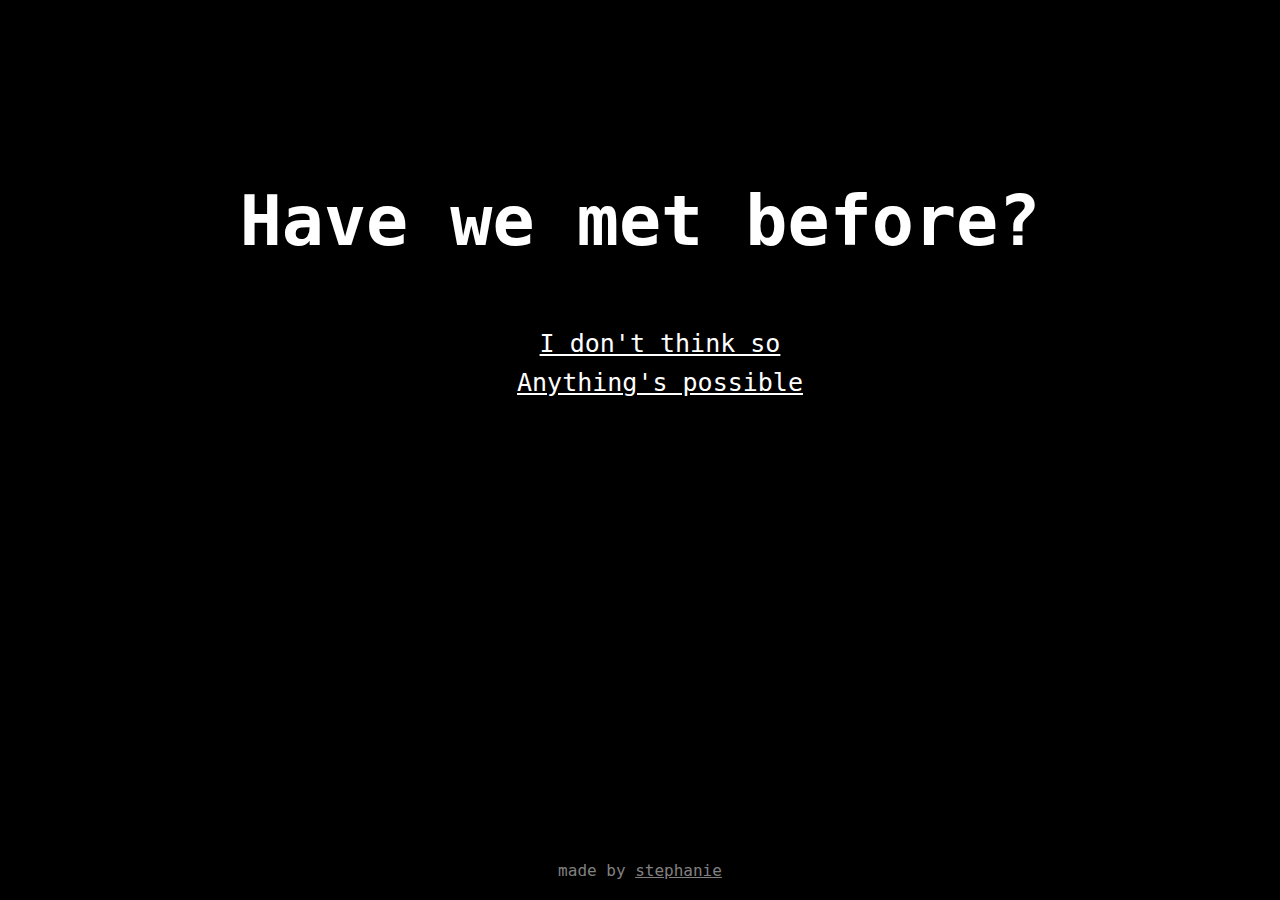
<file: index.html>
<!DOCTYPE html>
<html>
<head>
	<title>have we met before?</title>
	<link rel="stylesheet" type="text/css" href="style.css">
</head>
<body>
	<div class="speaker">
		<h1>Have we met before?</h1>
			<ul>

				<li><a href="2.html">I don't think so</a></li>
				<li><a href="3.html"> Anything's possible</a></li>
			</ul>
	</div>

	</body>
	<footer>
		<div class="footer"> made by <a href="https://stephanieswu.com/" id="website">stephanie</a>
		 </div>
	</footer>
</file>
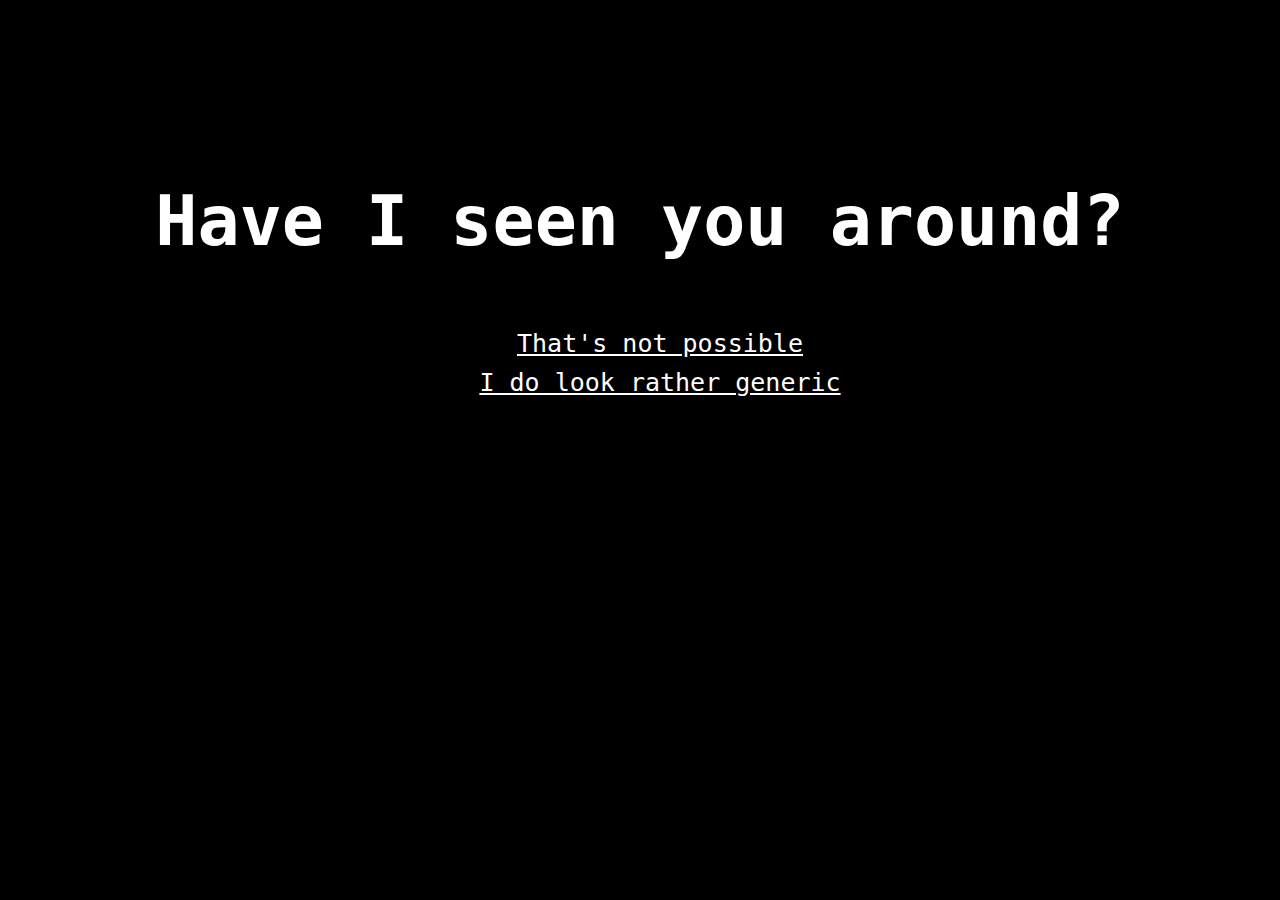
<file: 2.html>
<!DOCTYPE html>
<html>
<head>
	<title>have we met before?</title>
	<link rel="stylesheet" type="text/css" href="style.css">
</head>
<body>
	<div class="speaker">
		<h1>Have I seen you around?</h1>
		<ul>
				<li><a href="3.html">That's not possible</a></li>
				<li><a href="3.html">I do look rather generic</a></li>
			</ul>



</body>
</file>
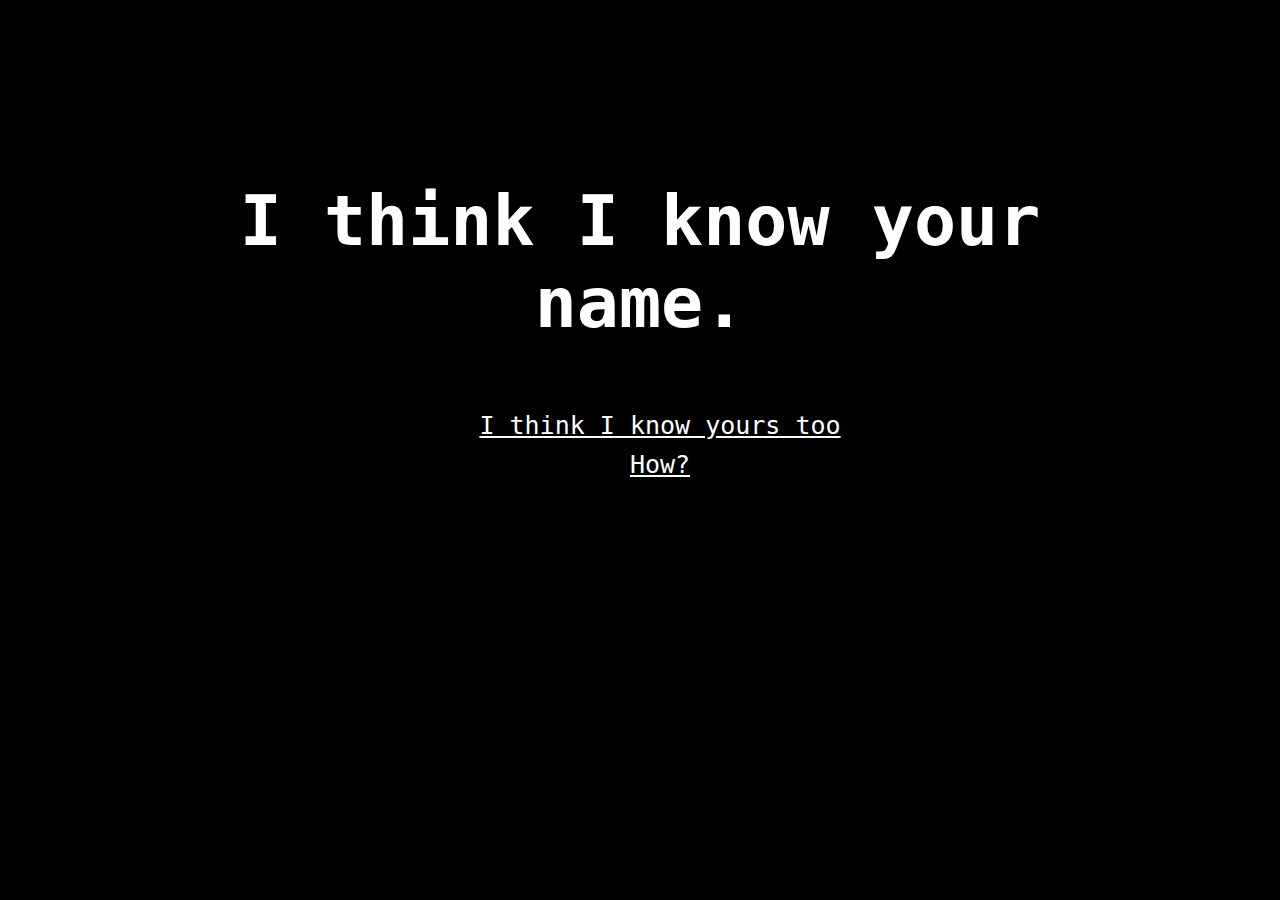
<file: 3 copy.html>
<!DOCTYPE html>
<html>
<head>
	<title>Have we met before?</title>
	<link rel="stylesheet" type="text/css" href="style.css">
</head>
<body>
	<div class="speaker">
		<h1>I think I know your name.</h1>
			<ul>
				<li><a href="4.html">I think I know yours too</a></li>
				<li><a href="5.html">How?</a></li>
			</ul>
	</div>
	
       
	</nav>
</file>
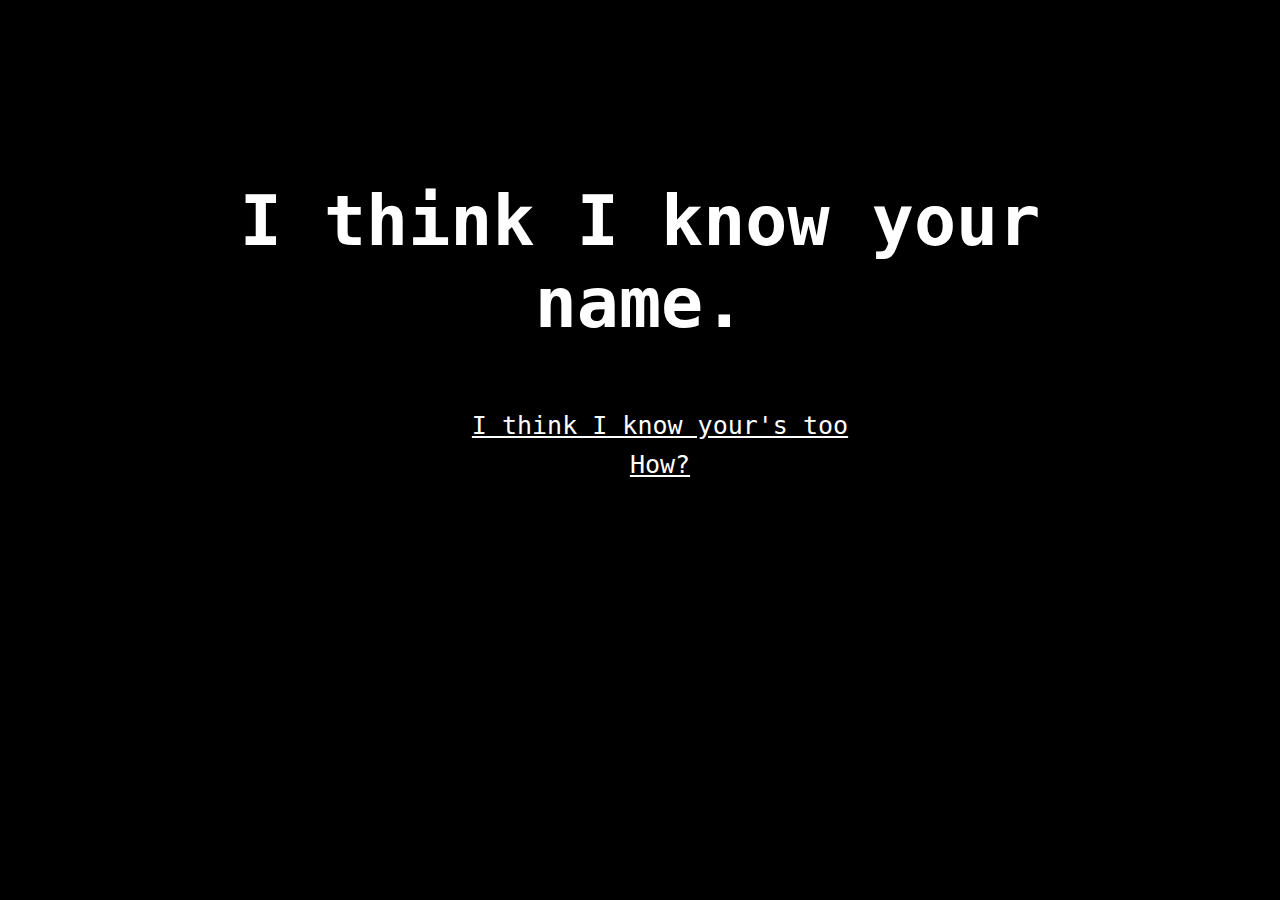
<file: 3.html>
<!DOCTYPE html>
<html>
<head>
	<title>have we met before?</title>
	<link rel="stylesheet" type="text/css" href="style.css">
</head>
<body>
	<div class="speaker">
		<h1>I think I know your name.</h1>
			<ul>
				<li><a href="4.html">I think I know your's too</a></li>
				<li><a href="5.html">How?</a></li>
			</ul>
	</div>
	
       
	</nav>
</file>
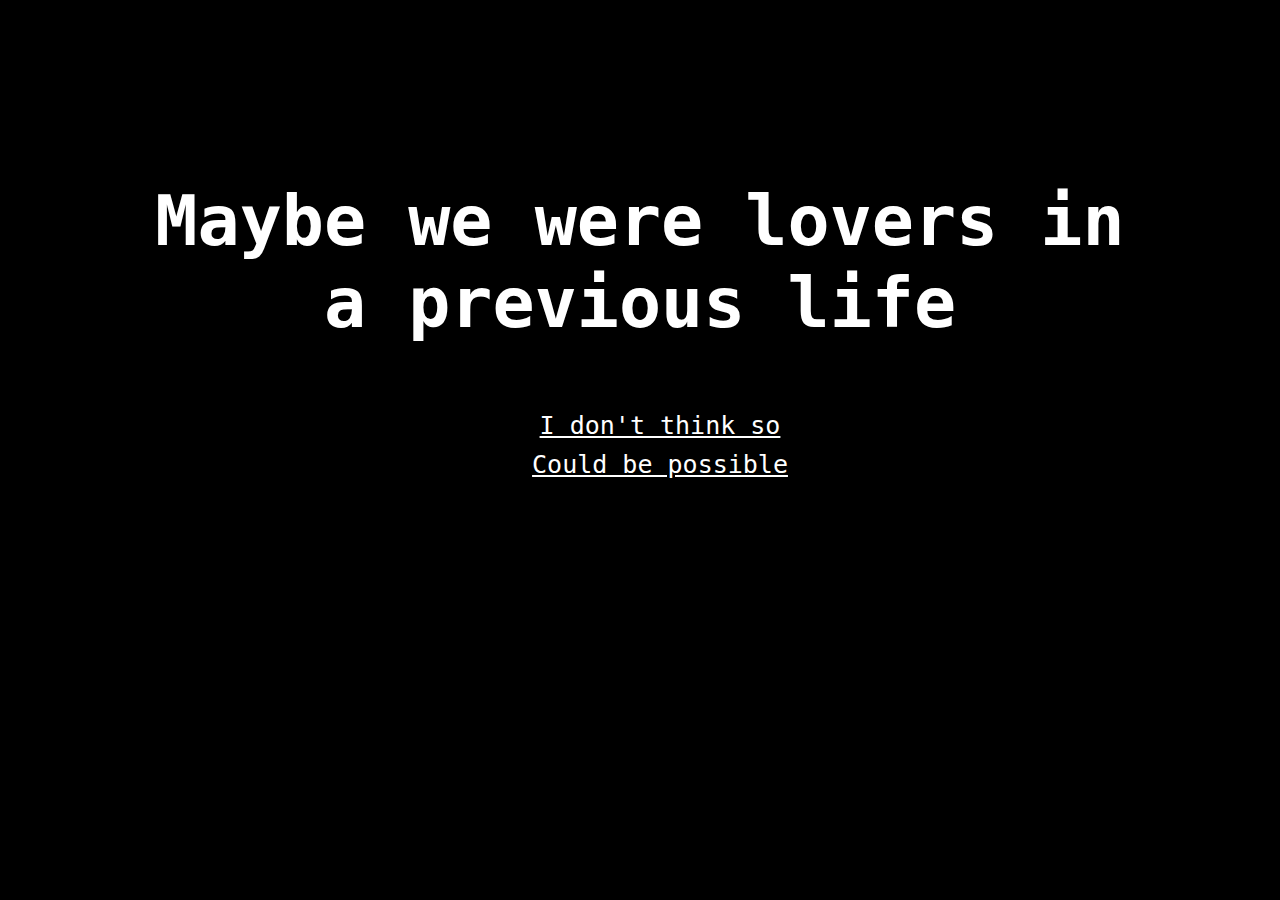
<file: 4.html>
<!DOCTYPE html>
<html>
<head>
	<title>have we met before?</title>
	<link rel="stylesheet" type="text/css" href="style.css">
</head>
<body>
	<div class="speaker">
		<h1>Maybe we were lovers in a previous life</h1>
			<ul>
				<li><a href="6.html">I don't think so</a></li>
				<li><a href="5.html"> Could be possible</a></li>
			</ul>

	</div>
</file>
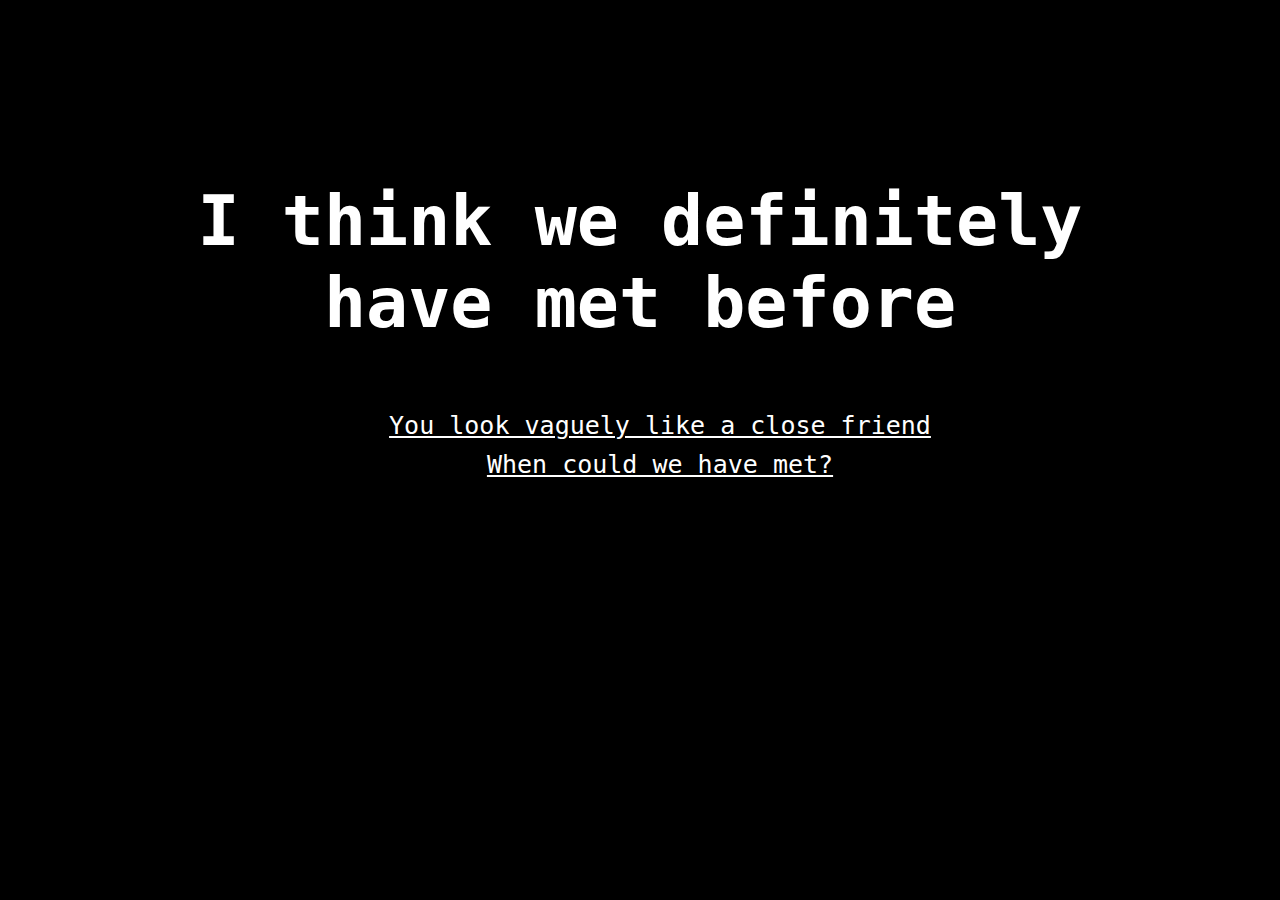
<file: 5.html>
<!DOCTYPE html>
<html>
<head>
	<title>have we met before?</title>
	<link rel="stylesheet" type="text/css" href="style.css">
</head>
<body>
	<div class="speaker">
		<h1>I think we definitely have met before</h1>
			<ul>
				<li><a href="4.html">You look vaguely like a close friend</a></li>
				<li><a href="index.html">When could we have met?</a></li>
			</ul>
	</div>

	</body>
</file>
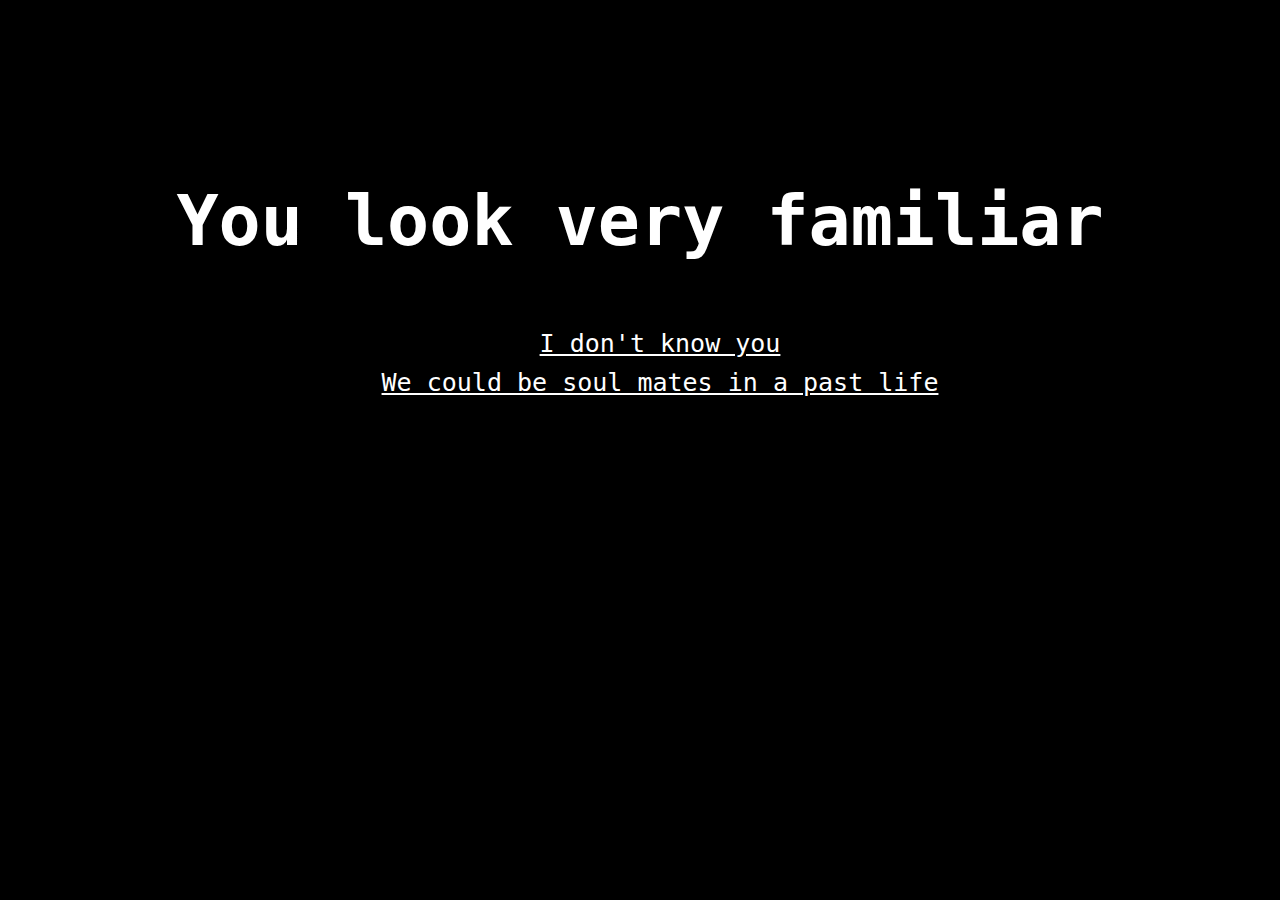
<file: 6.html>
<!DOCTYPE html>
<html>
<head>
	<title>have we met before?</title>
	<link rel="stylesheet" type="text/css" href="style.css">
</head>
<body>
	<div class="speaker">
		<h1>You look very familiar</h1>
			<ul>
				<li><a href="7.html">I don't know you</a></li>
				<li><a href="4.html"> We could be soul mates in a past life</a></li>
			</ul>
	</div>
	
	</body>
</file>
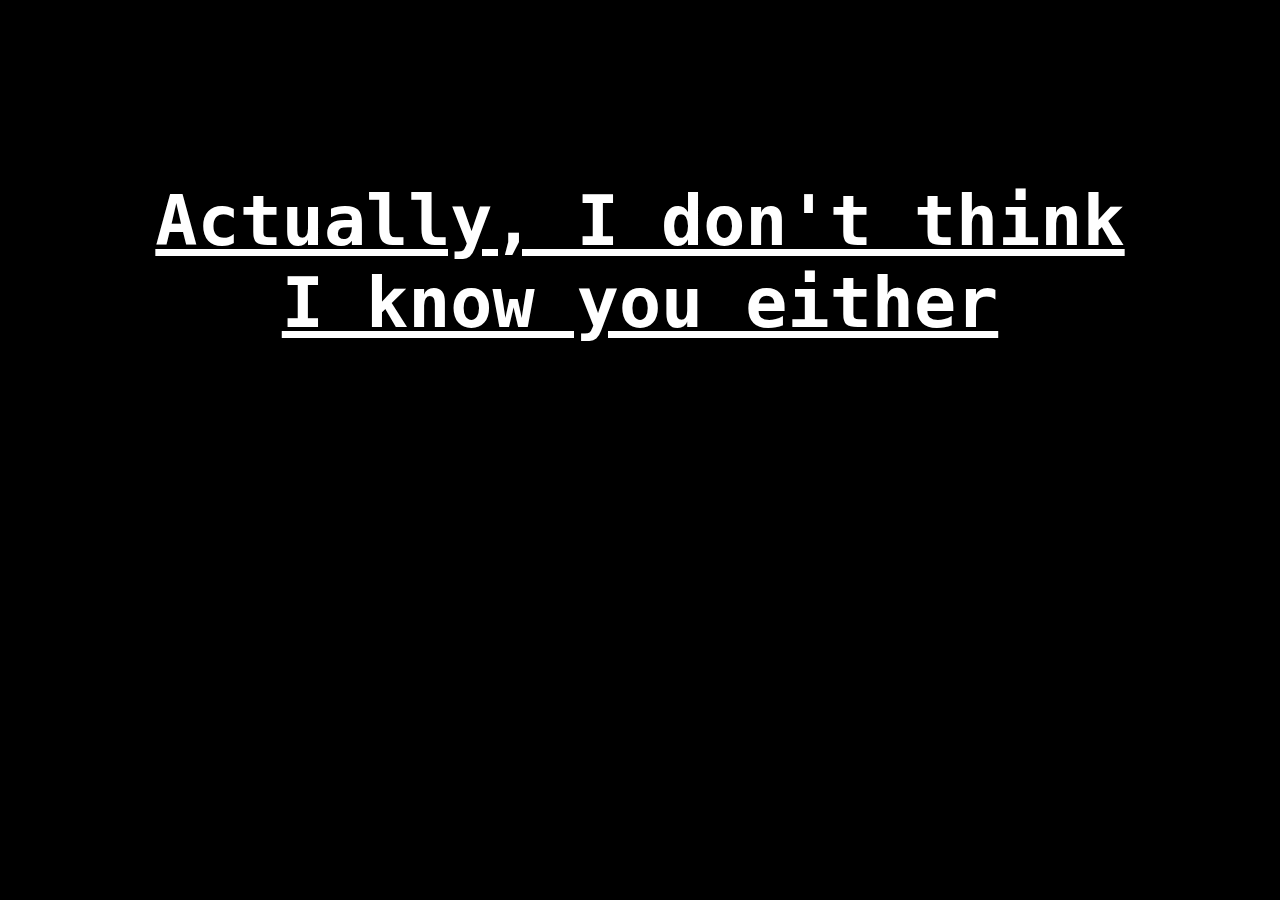
<file: 7.html>
<!DOCTYPE html>
<html>
<head>
	<title>have we met before?</title>
	<link rel="stylesheet" type="text/css" href="style.css">
</head>
<body>
	<div class="speaker">
		<h1><a href="index.html">Actually, I don't think I know you either</a></h1>
			
	</div>
	
	</body>
</file>
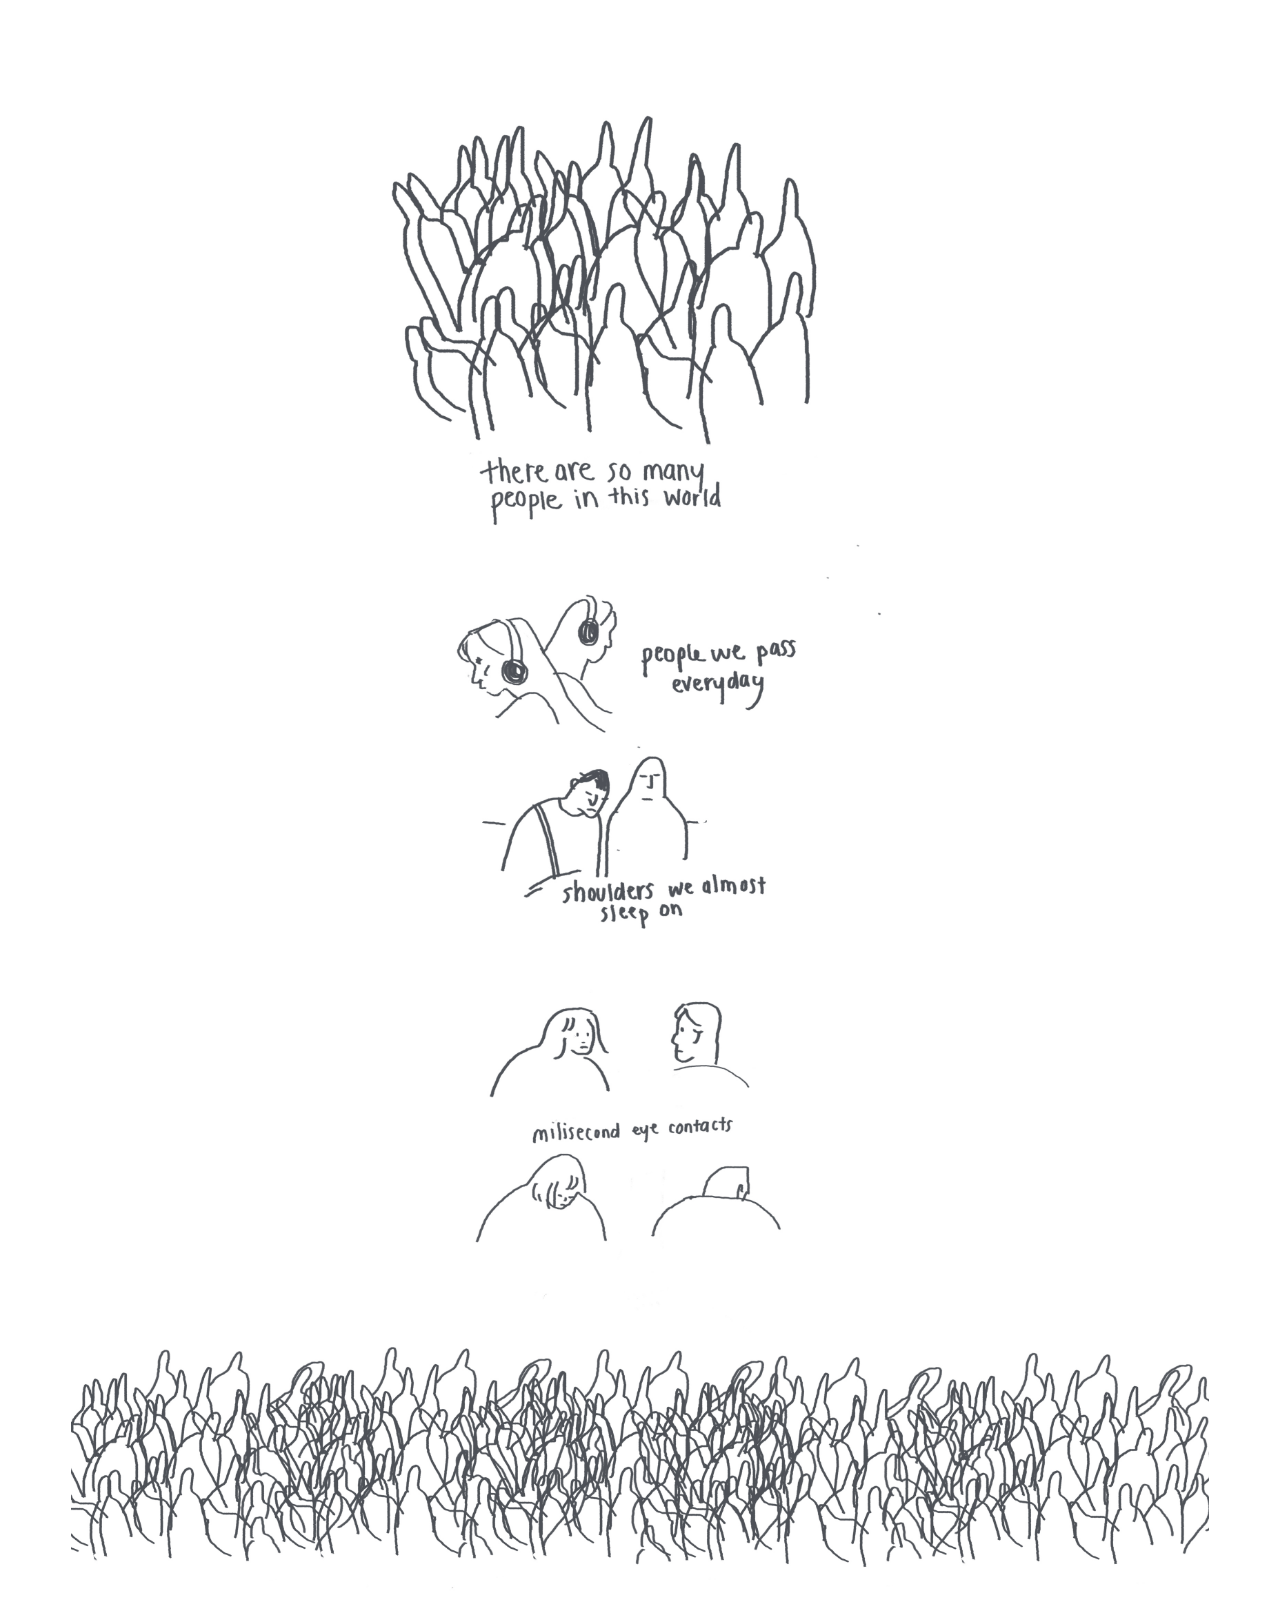
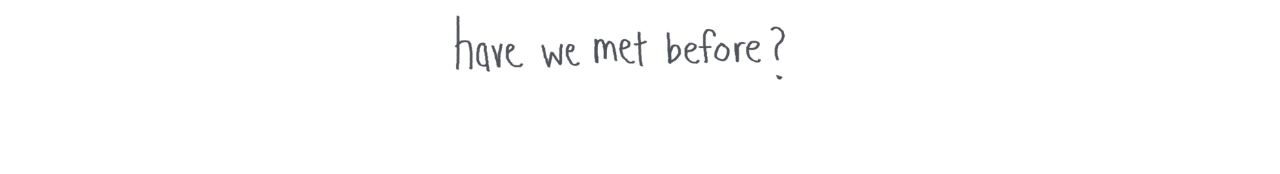
<file: dejavu.html>
<!DOCTYPE html>
<html>
<head>
	<title>have we met before?</title>
	<link rel="stylesheet" type="text/css" href="style2.css">
</head>
<body>
	<img  src="dejavu.jpg" class="center">
			
	</div>
	
	</body>
</file>
<file: style.css>
*{
  background-color: black;
  font-family: Andale Mono, monospace;
}

.speaker{
  text-align: center;
  padding: 125px;

}

h1{

  font-size: 70px;
  color:#fff;

}

ul{
  list-style-type: none;
  font-size: 25px;
  padding-top: 10px;
  text-align: center;
}

ul li{
  padding-top: 10px;


}

a{
  color: white;

}

a:hover {
    background-color: yellow;
    color: black;
    cursor: pointer;
}

.footer{
    position: fixed;
    left: 0;
    bottom: 20px;
    width: 100%;
    color: gray;
    text-align: center;
}

#website{
  color: gray;
}
</file>
<file: style2.css>
*{
  background-color: white;
}

.resize {
    width: 800px;
    height: auto;
    align-content: center;
}
.center {
    display: block;
    margin-left: auto;
    margin-right: auto;
    width: 90%
  }
</file>
